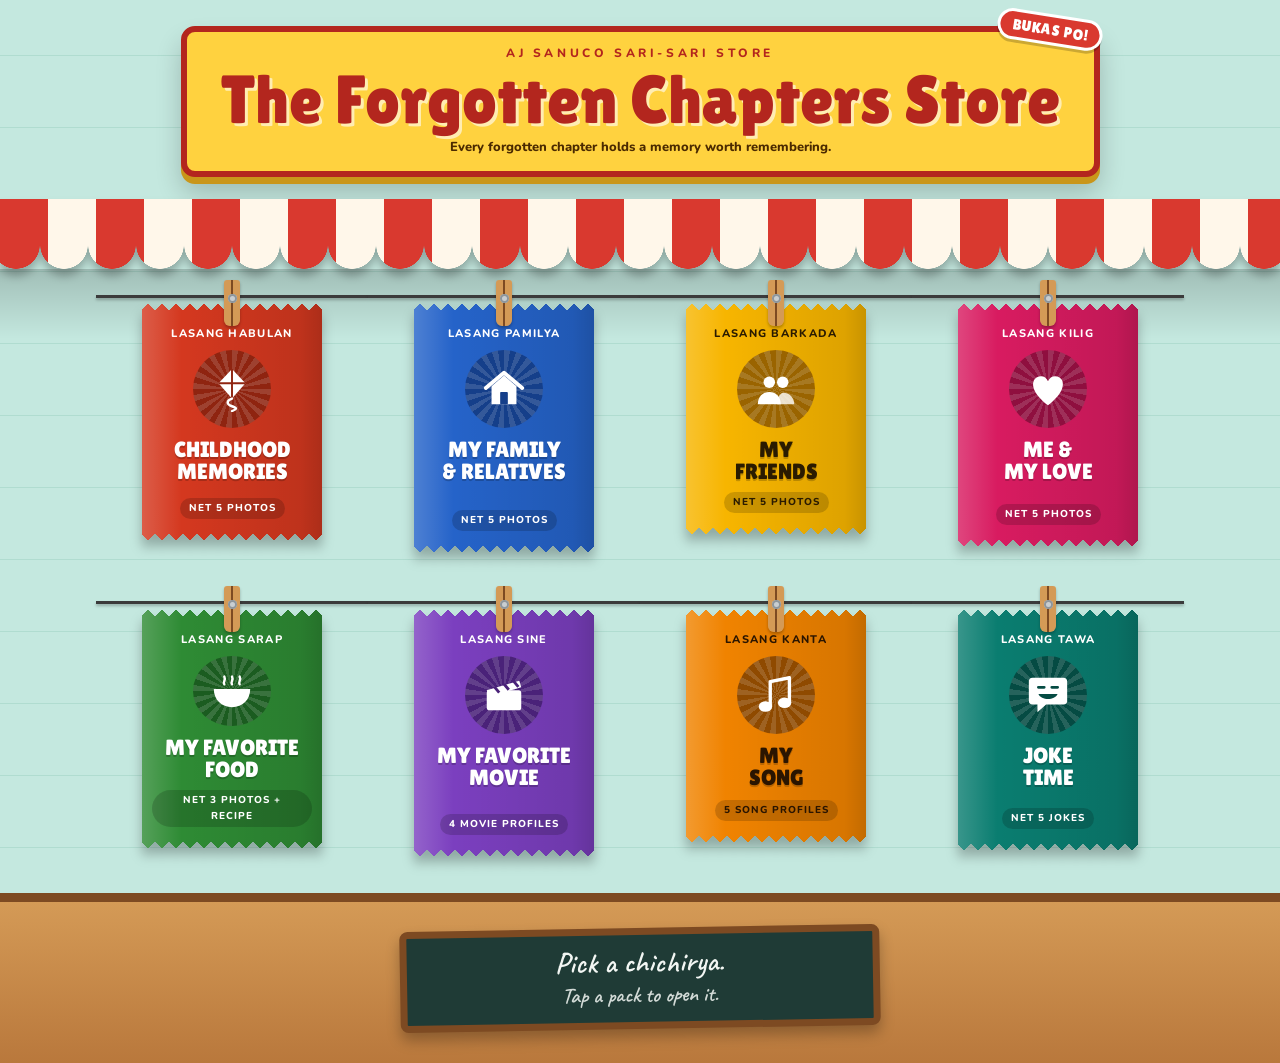
<file: index.html>
<!doctype html>
<html lang="en">
<head>
<meta charset="utf-8">
<meta name="viewport" content="width=device-width, initial-scale=1">
<title>Sari-Sari Memories | Tindahan ng mga Alaala</title>
<link rel="preconnect" href="https://fonts.googleapis.com">
<link rel="stylesheet" href="https://fonts.googleapis.com/css2?family=Caveat:wght@600&family=Lilita+One&family=Nunito:wght@400;600;800&display=swap">
<link rel="stylesheet" href="style.css">
<script>try{if(sessionStorage.getItem('mm'))document.documentElement.classList.add('arriving')}catch(e){}</script>
</head>
<body class="store">

<header class="signwrap wrap">
  <div class="sign">
    <span class="bukas">BUKAS PO!</span>
    <small>AJ SANUCO Sari-Sari Store</small>
    <h1>The Forgotten Chapters Store</h1>
    <p>Every forgotten chapter holds a memory worth remembering.</p>
  </div>
</header>

<div class="awning-wrap"><div class="awning"></div></div>

<main class="shelf">
  <div class="wrap">
    <div class="rack">
      <div class="cell"><div class="hang" style="--amp:1.8deg;--dur:5.4s;--d:-0.0s"><i class="clip"></i>
        <a class="pack" href="childhood_memories.html" data-go="childhood" aria-label="Open Childhood Memories" style="--c:#d4381f;--cd:#8f2410;--t:#ffffff;--h:238px">
          <span class="pack-body"><span class="p-flavor">Lasang Habulan</span><span class="p-burst" data-icon="kite"></span><span class="p-title">Childhood<br>Memories</span><span class="p-net">Net 5 photos</span></span>
        </a></div></div>
      <div class="cell"><div class="hang" style="--amp:1.3deg;--dur:4.9s;--d:-0.9s"><i class="clip"></i>
        <a class="pack" href="family_relatives.html" data-go="family" aria-label="Open My Family &amp; Relatives" style="--c:#2563c9;--cd:#153f8a;--t:#ffffff;--h:250px">
          <span class="pack-body"><span class="p-flavor">Lasang Pamilya</span><span class="p-burst" data-icon="house"></span><span class="p-title">My Family<br>&amp; Relatives</span><span class="p-net">Net 5 photos</span></span>
        </a></div></div>
      <div class="cell"><div class="hang" style="--amp:2.1deg;--dur:6.6s;--d:-1.8s"><i class="clip"></i>
        <a class="pack" href="my_friends.html" data-go="friends" aria-label="Open My Friends" style="--c:#f7b500;--cd:#9a6400;--t:#2a1b00;--h:232px">
          <span class="pack-body"><span class="p-flavor">Lasang Barkada</span><span class="p-burst" data-icon="friends"></span><span class="p-title">My<br>Friends</span><span class="p-net">Net 5 photos</span></span>
        </a></div></div>
      <div class="cell"><div class="hang" style="--amp:1.5deg;--dur:6.3s;--d:-2.7s"><i class="clip"></i>
        <a class="pack" href="me_and_my_love.html" data-go="love" aria-label="Open Me &amp; My Love" style="--c:#d81b60;--cd:#8f0f3f;--t:#ffffff;--h:244px">
          <span class="pack-body"><span class="p-flavor">Lasang Kilig</span><span class="p-burst" data-icon="heart"></span><span class="p-title">Me &amp;<br>My Love</span><span class="p-net">Net 5 photos</span></span>
        </a></div></div>
      <div class="cell"><div class="hang" style="--amp:1.9deg;--dur:5.8s;--d:-3.6s"><i class="clip"></i>
        <a class="pack" href="my_favorite_food.html" data-go="food" aria-label="Open My Favorite Food" style="--c:#2e8b34;--cd:#1b5c20;--t:#ffffff;--h:240px">
          <span class="pack-body"><span class="p-flavor">Lasang Sarap</span><span class="p-burst" data-icon="bowl"></span><span class="p-title">My Favorite<br>Food</span><span class="p-net">Net 3 photos + recipe</span></span>
        </a></div></div>
      <div class="cell"><div class="hang" style="--amp:1.8deg;--dur:5.4s;--d:-4.5s"><i class="clip"></i>
        <a class="pack" href="my_favorite_movie.html" data-go="movie" aria-label="Open My Favorite Movie" style="--c:#7b3fbf;--cd:#4a2279;--t:#ffffff;--h:248px">
          <span class="pack-body"><span class="p-flavor">Lasang Sine</span><span class="p-burst" data-icon="clap"></span><span class="p-title">My Favorite<br>Movie</span><span class="p-net">4 movie profiles</span></span>
        </a></div></div>
      <div class="cell"><div class="hang" style="--amp:1.3deg;--dur:4.9s;--d:-5.4s"><i class="clip"></i>
        <a class="pack" href="my_song.html" data-go="song" aria-label="Open My Song" style="--c:#f08300;--cd:#8f4a00;--t:#2a1500;--h:234px">
          <span class="pack-body"><span class="p-flavor">Lasang Kanta</span><span class="p-burst" data-icon="note"></span><span class="p-title">My<br>Song</span><span class="p-net">5 song profiles</span></span>
        </a></div></div>
      <div class="cell"><div class="hang" style="--amp:2.1deg;--dur:6.6s;--d:-6.3s"><i class="clip"></i>
        <a class="pack" href="joke_time.html" data-go="jokes" aria-label="Open Joke Time" style="--c:#0a7d70;--cd:#054b43;--t:#ffffff;--h:242px">
          <span class="pack-body"><span class="p-flavor">Lasang Tawa</span><span class="p-burst" data-icon="laugh"></span><span class="p-title">Joke<br>Time</span><span class="p-net">Net 5 jokes</span></span>
        </a></div></div>
    </div>
  </div>
</main>

<footer class="counter">
  <div class="wrap">
    <div class="chalk"><b>Pick a chichirya.</b><span>Tap a pack to open it.</span></div>
  </div>
</footer>

<script src="script.js"></script>
</body>
</html>
</file>
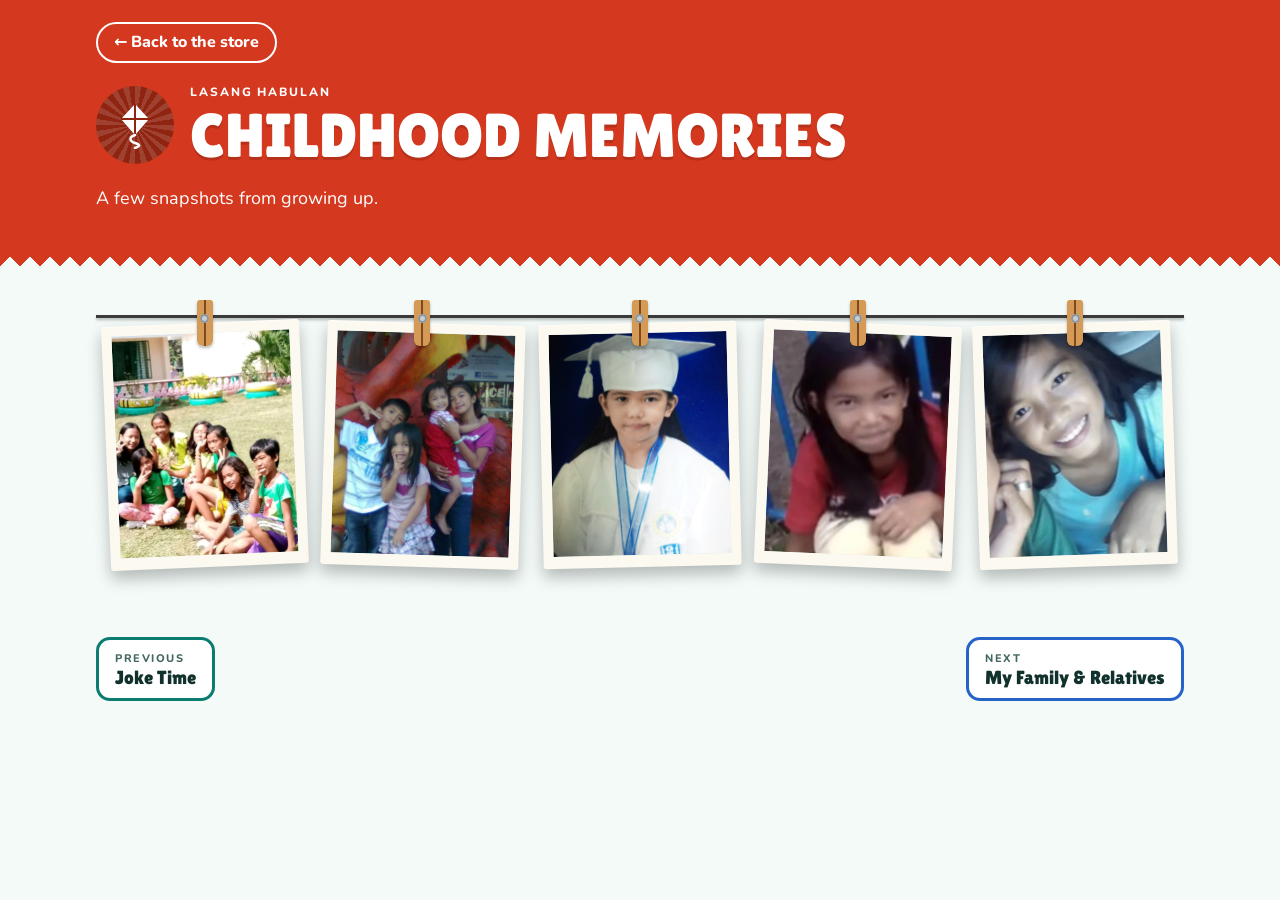
<file: childhood_memories.html>
<!doctype html>
<html lang="en">
<head>
<meta charset="utf-8">
<meta name="viewport" content="width=device-width, initial-scale=1">
<title>Childhood Memories | Tindahan ng mga Alaala</title>
<link rel="preconnect" href="https://fonts.googleapis.com">
<link rel="stylesheet" href="https://fonts.googleapis.com/css2?family=Caveat:wght@600&family=Lilita+One&family=Nunito:wght@400;600;800&display=swap">
<link rel="stylesheet" href="style.css">
<script>try{if(sessionStorage.getItem('mm'))document.documentElement.classList.add('arriving')}catch(e){}</script>
</head>
<body class="memory" style="--c:#d4381f;--cd:#8f2410;--t:#ffffff">

<header class="pg-head">
  <div class="wrap">
    <a class="back" href="index.html" data-back="childhood">&larr; Back to the store</a>
    <div class="pg-titlerow">
      <span class="pg-icon" data-icon="kite"></span>
      <div>
        <p class="flavor">Lasang Habulan</p>
        <h1>Childhood Memories</h1>
      </div>
    </div>
    <p class="intro"><!-- EDIT: your own introduction --> A few snapshots from growing up.</p>
  </div>
</header>

<main class="pg-body">
  <div class="wrap">
    <div class="rack photos ">
      <div class="cell"><div class="hang" style="--amp:1.8deg;--dur:5.4s;--d:-0.0s"><i class="clip"></i>
        <figure class="polaroid" style="--rot:-2.4deg">
          <div class="frame"><img src="childhood_pics/child1.jpg" alt="Childhood photo 1" loading="lazy"><div class="miss"><span>No photo yet</span><small>childhood_pics/child1.jpg</small></div></div>
          <figcaption></figcaption>
        </figure></div></div>
      <div class="cell"><div class="hang" style="--amp:1.3deg;--dur:6.3s;--d:-1.1s"><i class="clip"></i>
        <figure class="polaroid" style="--rot:1.8deg">
          <div class="frame"><img src="childhood_pics/child2.jpg" alt="Childhood photo 2" loading="lazy"><div class="miss"><span>No photo yet</span><small>childhood_pics/child2.jpg</small></div></div>
          <figcaption></figcaption>
        </figure></div></div>
      <div class="cell"><div class="hang" style="--amp:2.1deg;--dur:4.9s;--d:-2.2s"><i class="clip"></i>
        <figure class="polaroid" style="--rot:-1.3deg">
          <div class="frame"><img src="childhood_pics/child3.jpg" alt="Childhood photo 3" loading="lazy"><div class="miss"><span>No photo yet</span><small>childhood_pics/child3.jpg</small></div></div>
          <figcaption></figcaption>
        </figure></div></div>
      <div class="cell"><div class="hang" style="--amp:1.5deg;--dur:5.8s;--d:-3.3s"><i class="clip"></i>
        <figure class="polaroid" style="--rot:2.5deg">
          <div class="frame"><img src="childhood_pics/child4.jpg" alt="Childhood photo 4" loading="lazy"><div class="miss"><span>No photo yet</span><small>childhood_pics/child4.jpg</small></div></div>
          <figcaption></figcaption>
        </figure></div></div>
      <div class="cell"><div class="hang" style="--amp:1.9deg;--dur:6.6s;--d:-4.4s"><i class="clip"></i>
        <figure class="polaroid" style="--rot:-1.9deg">
          <div class="frame"><img src="childhood_pics/child5.jpg" alt="Childhood photo 5" loading="lazy"><div class="miss"><span>No photo yet</span><small>childhood_pics/child5.jpg</small></div></div>
          <figcaption></figcaption>
        </figure></div></div>
    </div>
  </div>
</main>

<nav class="pg-nav wrap" aria-label="More memories">
  <a class="nx" href="joke_time.html" data-go="jokes" style="--c:#0a7d70;--t:#ffffff"><small>Previous</small><span>Joke Time</span></a>
  <a class="nx" href="family_relatives.html" data-go="family" style="--c:#2563c9;--t:#ffffff"><small>Next</small><span>My Family &amp; Relatives</span></a>
</nav>

<script src="script.js"></script>
</body>
</html>
</file>
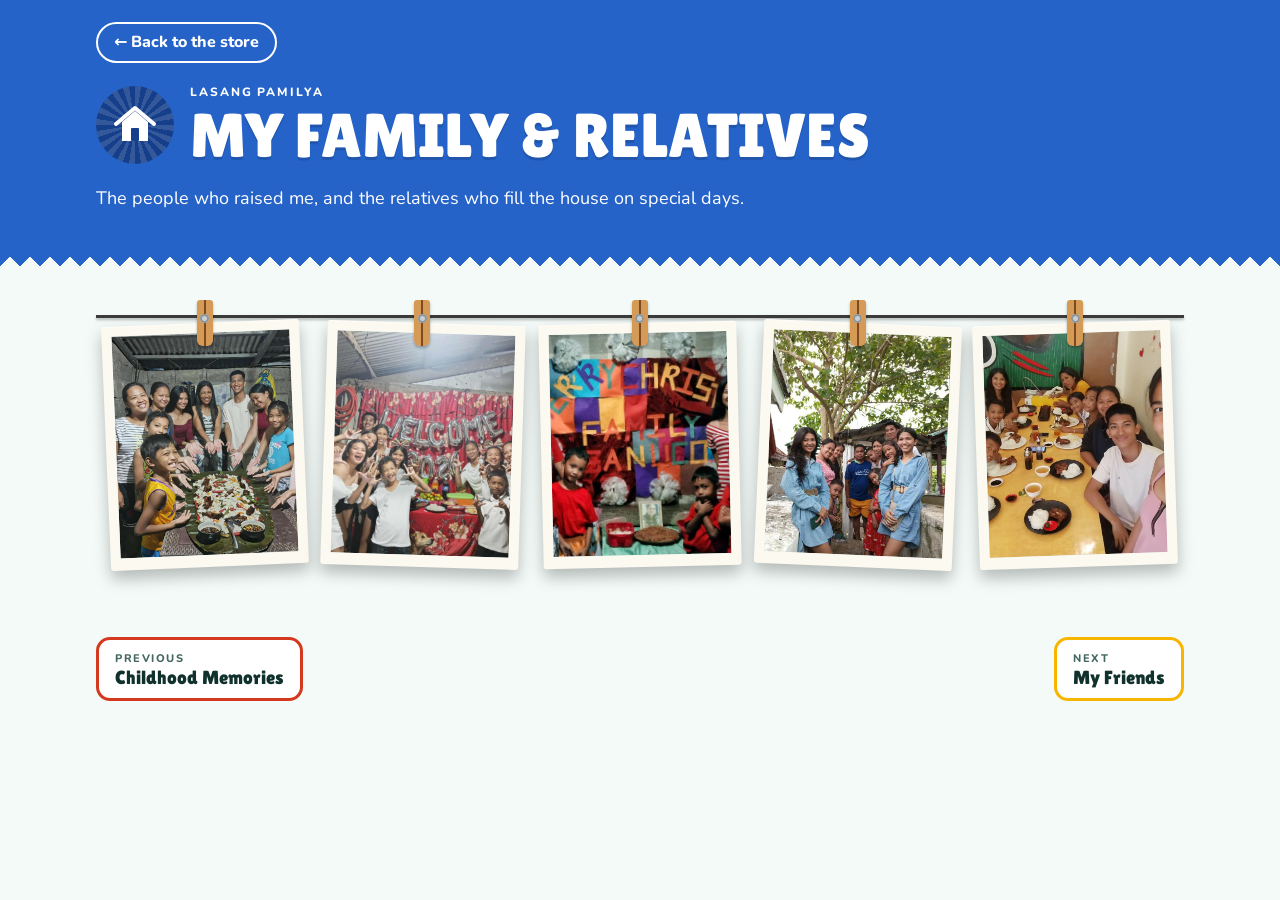
<file: family_relatives.html>
<!doctype html>
<html lang="en">
<head>
<meta charset="utf-8">
<meta name="viewport" content="width=device-width, initial-scale=1">
<title>My Family &amp; Relatives | Tindahan ng mga Alaala</title>
<link rel="preconnect" href="https://fonts.googleapis.com">
<link rel="stylesheet" href="https://fonts.googleapis.com/css2?family=Caveat:wght@600&family=Lilita+One&family=Nunito:wght@400;600;800&display=swap">
<link rel="stylesheet" href="style.css">
<script>try{if(sessionStorage.getItem('mm'))document.documentElement.classList.add('arriving')}catch(e){}</script>
</head>
<body class="memory" style="--c:#2563c9;--cd:#153f8a;--t:#ffffff">

<header class="pg-head">
  <div class="wrap">
    <a class="back" href="index.html" data-back="family">&larr; Back to the store</a>
    <div class="pg-titlerow">
      <span class="pg-icon" data-icon="house"></span>
      <div>
        <p class="flavor">Lasang Pamilya</p>
        <h1>My Family &amp; Relatives</h1>
      </div>
    </div>
    <p class="intro"><!-- EDIT: your own introduction --> The people who raised me, and the relatives who fill the house on special days.</p>
  </div>
</header>

<main class="pg-body">
  <div class="wrap">
    <div class="rack photos ">
      <div class="cell"><div class="hang" style="--amp:1.8deg;--dur:5.4s;--d:-0.0s"><i class="clip"></i>
        <figure class="polaroid" style="--rot:-2.4deg">
          <div class="frame"><img src="My%20Family%20%26%20Relatives/fam1.jpg" alt="Family photo 1" loading="lazy"><div class="miss"><span>No photo yet</span><small>My Family &amp; Relatives/fam1.jpg</small></div></div>
          <figcaption></figcaption>
        </figure></div></div>
      <div class="cell"><div class="hang" style="--amp:1.3deg;--dur:6.3s;--d:-1.1s"><i class="clip"></i>
        <figure class="polaroid" style="--rot:1.8deg">
          <div class="frame"><img src="My%20Family%20%26%20Relatives/fam2.jpg" alt="Family photo 2" loading="lazy"><div class="miss"><span>No photo yet</span><small>My Family &amp; Relatives/fam2.jpg</small></div></div>
          <figcaption></figcaption>
        </figure></div></div>
      <div class="cell"><div class="hang" style="--amp:2.1deg;--dur:4.9s;--d:-2.2s"><i class="clip"></i>
        <figure class="polaroid" style="--rot:-1.3deg">
          <div class="frame"><img src="My%20Family%20%26%20Relatives/fam3.jpg" alt="Family photo 3" loading="lazy"><div class="miss"><span>No photo yet</span><small>My Family &amp; Relatives/fam3.jpg</small></div></div>
          <figcaption></figcaption>
        </figure></div></div>
      <div class="cell"><div class="hang" style="--amp:1.5deg;--dur:5.8s;--d:-3.3s"><i class="clip"></i>
        <figure class="polaroid" style="--rot:2.5deg">
          <div class="frame"><img src="My%20Family%20%26%20Relatives/fam4.jpg" alt="Family photo 4" loading="lazy"><div class="miss"><span>No photo yet</span><small>My Family &amp; Relatives/fam4.jpg</small></div></div>
          <figcaption></figcaption>
        </figure></div></div>
      <div class="cell"><div class="hang" style="--amp:1.9deg;--dur:6.6s;--d:-4.4s"><i class="clip"></i>
        <figure class="polaroid" style="--rot:-1.9deg">
          <div class="frame"><img src="My%20Family%20%26%20Relatives/fam5.jpg" alt="Family photo 5" loading="lazy"><div class="miss"><span>No photo yet</span><small>My Family &amp; Relatives/fam5.jpg</small></div></div>
          <figcaption></figcaption>
        </figure></div></div>
    </div>
  </div>
</main>

<nav class="pg-nav wrap" aria-label="More memories">
  <a class="nx" href="childhood_memories.html" data-go="childhood" style="--c:#d4381f;--t:#ffffff"><small>Previous</small><span>Childhood Memories</span></a>
  <a class="nx" href="my_friends.html" data-go="friends" style="--c:#f7b500;--t:#2a1b00"><small>Next</small><span>My Friends</span></a>
</nav>

<script src="script.js"></script>
</body>
</html>
</file>
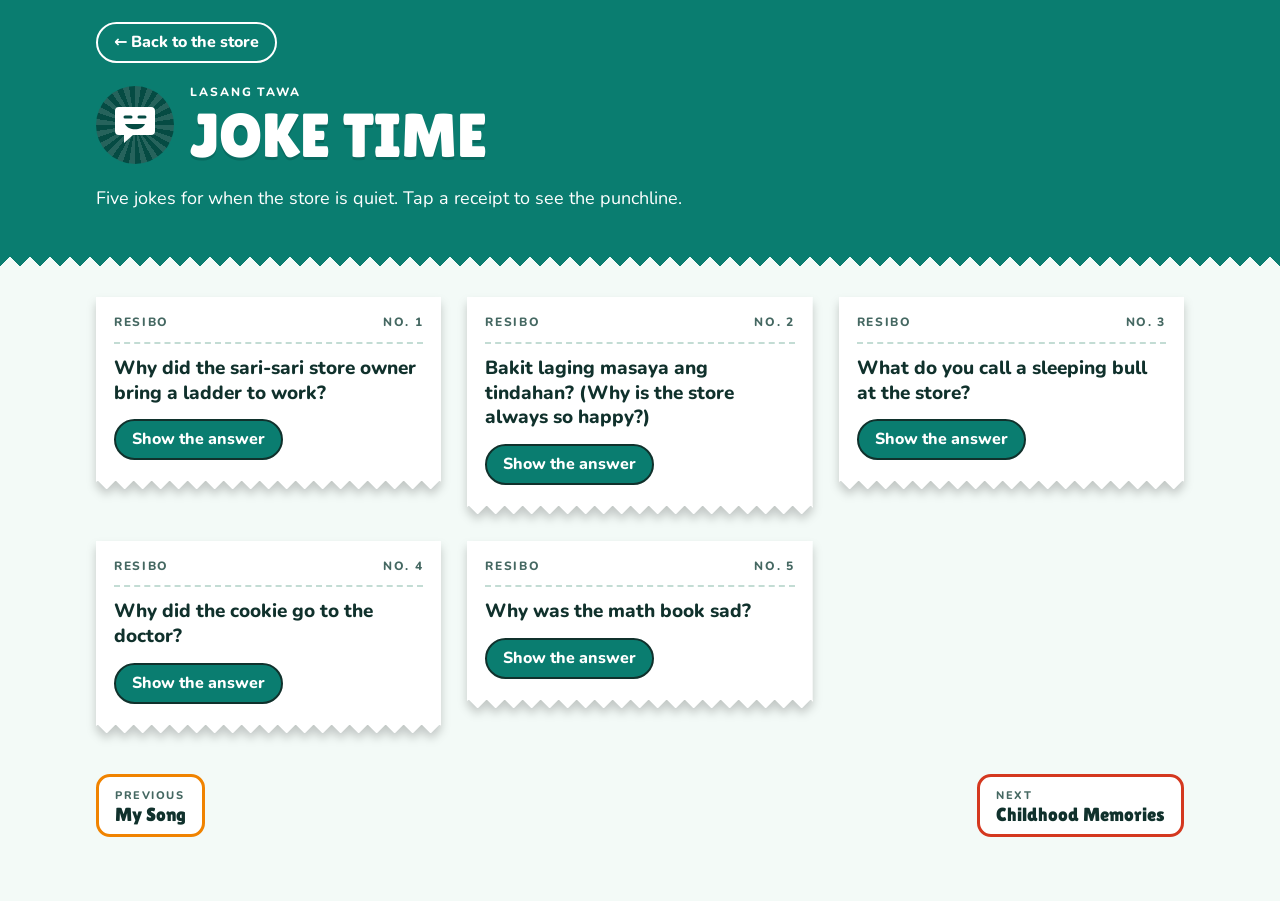
<file: joke_time.html>
<!doctype html>
<html lang="en">
<head>
<meta charset="utf-8">
<meta name="viewport" content="width=device-width, initial-scale=1">
<title>Joke Time | Tindahan ng mga Alaala</title>
<link rel="preconnect" href="https://fonts.googleapis.com">
<link rel="stylesheet" href="https://fonts.googleapis.com/css2?family=Caveat:wght@600&family=Lilita+One&family=Nunito:wght@400;600;800&display=swap">
<link rel="stylesheet" href="style.css">
<script>try{if(sessionStorage.getItem('mm'))document.documentElement.classList.add('arriving')}catch(e){}</script>
</head>
<body class="memory" style="--c:#0a7d70;--cd:#054b43;--t:#ffffff">

<header class="pg-head">
  <div class="wrap">
    <a class="back" href="index.html" data-back="jokes">&larr; Back to the store</a>
    <div class="pg-titlerow">
      <span class="pg-icon" data-icon="laugh"></span>
      <div>
        <p class="flavor">Lasang Tawa</p>
        <h1>Joke Time</h1>
      </div>
    </div>
    <p class="intro"><!-- EDIT: your own introduction --> Five jokes for when the store is quiet. Tap a receipt to see the punchline.</p>
  </div>
</header>

<main class="pg-body">
  <div class="wrap">
    <!-- EDIT: replace these with the jokes from your joke.md.txt -->
    <div class="jokes">
      <div class="receipt-wrap"><article class="joke receipt">
        <div class="rc-head"><span>Resibo</span><span>No. 1</span></div>
        <p class="q">Why did the sari-sari store owner bring a ladder to work?</p>
        <button type="button" class="reveal" data-reveal>Show the answer</button>
        <p class="ans">Because the prices were too high!</p>
      </article></div>
      <div class="receipt-wrap"><article class="joke receipt">
        <div class="rc-head"><span>Resibo</span><span>No. 2</span></div>
        <p class="q">Bakit laging masaya ang tindahan? (Why is the store always so happy?)</p>
        <button type="button" class="reveal" data-reveal>Show the answer</button>
        <p class="ans">Kasi lahat ng problema, tingi-tingi lang! (Every problem comes in small sachets.)</p>
      </article></div>
      <div class="receipt-wrap"><article class="joke receipt">
        <div class="rc-head"><span>Resibo</span><span>No. 3</span></div>
        <p class="q">What do you call a sleeping bull at the store?</p>
        <button type="button" class="reveal" data-reveal>Show the answer</button>
        <p class="ans">A bulldozer!</p>
      </article></div>
      <div class="receipt-wrap"><article class="joke receipt">
        <div class="rc-head"><span>Resibo</span><span>No. 4</span></div>
        <p class="q">Why did the cookie go to the doctor?</p>
        <button type="button" class="reveal" data-reveal>Show the answer</button>
        <p class="ans">It was feeling crumby.</p>
      </article></div>
      <div class="receipt-wrap"><article class="joke receipt">
        <div class="rc-head"><span>Resibo</span><span>No. 5</span></div>
        <p class="q">Why was the math book sad?</p>
        <button type="button" class="reveal" data-reveal>Show the answer</button>
        <p class="ans">It had too many problems.</p>
      </article></div>
    </div>
  </div>
</main>

<nav class="pg-nav wrap" aria-label="More memories">
  <a class="nx" href="my_song.html" data-go="song" style="--c:#f08300;--t:#2a1500"><small>Previous</small><span>My Song</span></a>
  <a class="nx" href="childhood_memories.html" data-go="childhood" style="--c:#d4381f;--t:#ffffff"><small>Next</small><span>Childhood Memories</span></a>
</nav>

<script src="script.js"></script>
</body>
</html>
</file>
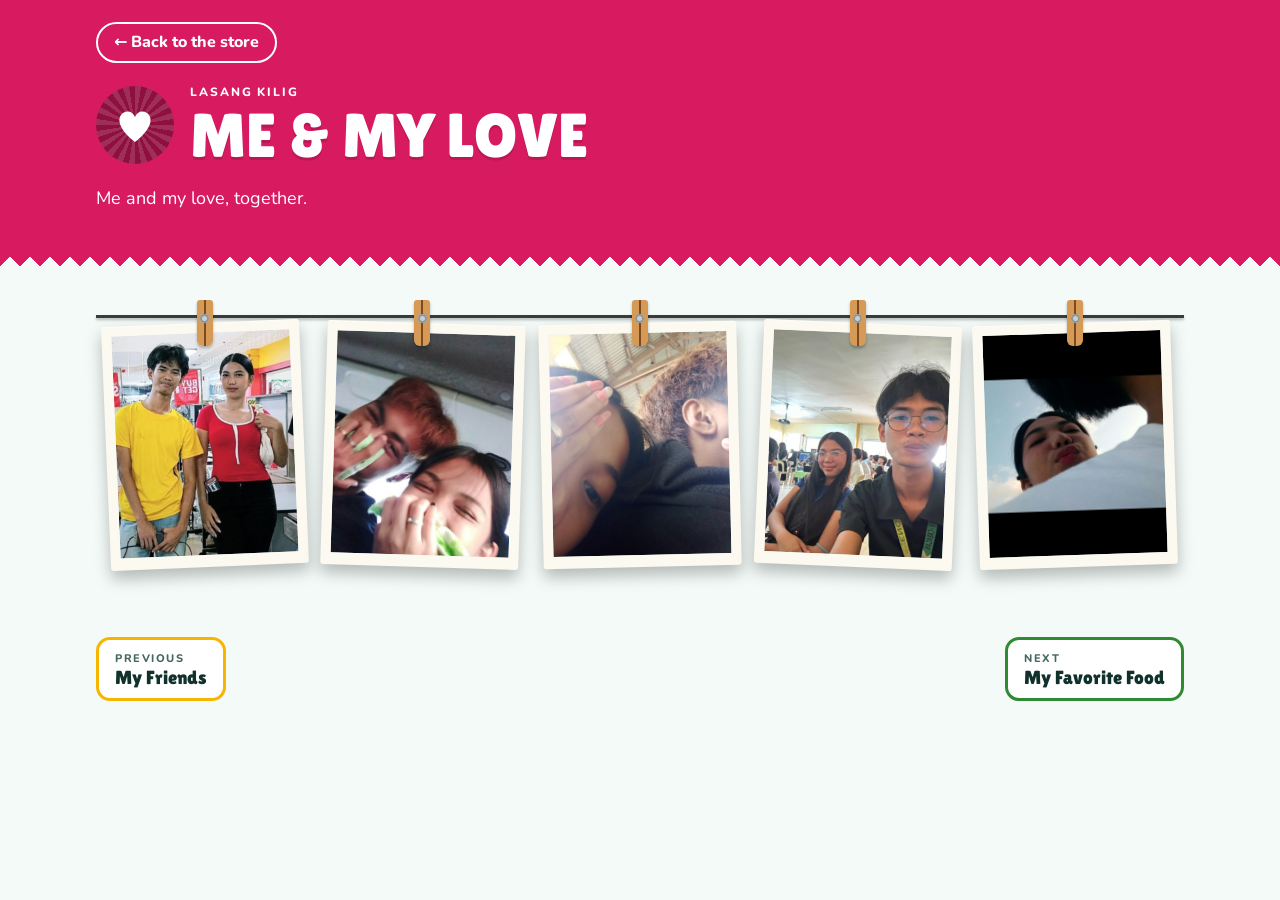
<file: me_and_my_love.html>
<!doctype html>
<html lang="en">
<head>
<meta charset="utf-8">
<meta name="viewport" content="width=device-width, initial-scale=1">
<title>Me &amp; My Love | Tindahan ng mga Alaala</title>
<link rel="preconnect" href="https://fonts.googleapis.com">
<link rel="stylesheet" href="https://fonts.googleapis.com/css2?family=Caveat:wght@600&family=Lilita+One&family=Nunito:wght@400;600;800&display=swap">
<link rel="stylesheet" href="style.css">
<script>try{if(sessionStorage.getItem('mm'))document.documentElement.classList.add('arriving')}catch(e){}</script>
</head>
<body class="memory" style="--c:#d81b60;--cd:#8f0f3f;--t:#ffffff">

<header class="pg-head">
  <div class="wrap">
    <a class="back" href="index.html" data-back="love">&larr; Back to the store</a>
    <div class="pg-titlerow">
      <span class="pg-icon" data-icon="heart"></span>
      <div>
        <p class="flavor">Lasang Kilig</p>
        <h1>Me &amp; My Love</h1>
      </div>
    </div>
    <p class="intro"><!-- EDIT: your own introduction --> Me and my love, together.</p>
  </div>
</header>

<main class="pg-body">
  <div class="wrap">
    <div class="rack photos ">
      <div class="cell"><div class="hang" style="--amp:1.8deg;--dur:5.4s;--d:-0.0s"><i class="clip"></i>
        <figure class="polaroid" style="--rot:-2.4deg">
          <div class="frame"><img src="Me%20%26%20My%20Love/mylove1.jpg" alt="Photo of me and my love 1" loading="lazy"><div class="miss"><span>No photo yet</span><small>Me &amp; My Love/mylove1.jpg</small></div></div>
          <figcaption></figcaption>
        </figure></div></div>
      <div class="cell"><div class="hang" style="--amp:1.3deg;--dur:6.3s;--d:-1.1s"><i class="clip"></i>
        <figure class="polaroid" style="--rot:1.8deg">
          <div class="frame"><img src="Me%20%26%20My%20Love/mylove2.jpg" alt="Photo of me and my love 2" loading="lazy"><div class="miss"><span>No photo yet</span><small>Me &amp; My Love/mylove2.jpg</small></div></div>
          <figcaption></figcaption>
        </figure></div></div>
      <div class="cell"><div class="hang" style="--amp:2.1deg;--dur:4.9s;--d:-2.2s"><i class="clip"></i>
        <figure class="polaroid" style="--rot:-1.3deg">
          <div class="frame"><img src="Me%20%26%20My%20Love/mylove3.jpg" alt="Photo of me and my love 3" loading="lazy"><div class="miss"><span>No photo yet</span><small>Me &amp; My Love/mylove3.jpg</small></div></div>
          <figcaption></figcaption>
        </figure></div></div>
      <div class="cell"><div class="hang" style="--amp:1.5deg;--dur:5.8s;--d:-3.3s"><i class="clip"></i>
        <figure class="polaroid" style="--rot:2.5deg">
          <div class="frame"><img src="Me%20%26%20My%20Love/mylove4.jpg" alt="Photo of me and my love 4" loading="lazy"><div class="miss"><span>No photo yet</span><small>Me &amp; My Love/mylove4.jpg</small></div></div>
          <figcaption></figcaption>
        </figure></div></div>
      <div class="cell"><div class="hang" style="--amp:1.9deg;--dur:6.6s;--d:-4.4s"><i class="clip"></i>
        <figure class="polaroid" style="--rot:-1.9deg">
          <div class="frame"><img src="Me%20%26%20My%20Love/mylove5.jpg" alt="Photo of me and my love 5" loading="lazy"><div class="miss"><span>No photo yet</span><small>Me &amp; My Love/mylove5.jpg</small></div></div>
          <figcaption></figcaption>
        </figure></div></div>
    </div>
  </div>
</main>

<nav class="pg-nav wrap" aria-label="More memories">
  <a class="nx" href="my_friends.html" data-go="friends" style="--c:#f7b500;--t:#2a1b00"><small>Previous</small><span>My Friends</span></a>
  <a class="nx" href="my_favorite_food.html" data-go="food" style="--c:#2e8b34;--t:#ffffff"><small>Next</small><span>My Favorite Food</span></a>
</nav>

<script src="script.js"></script>
</body>
</html>
</file>
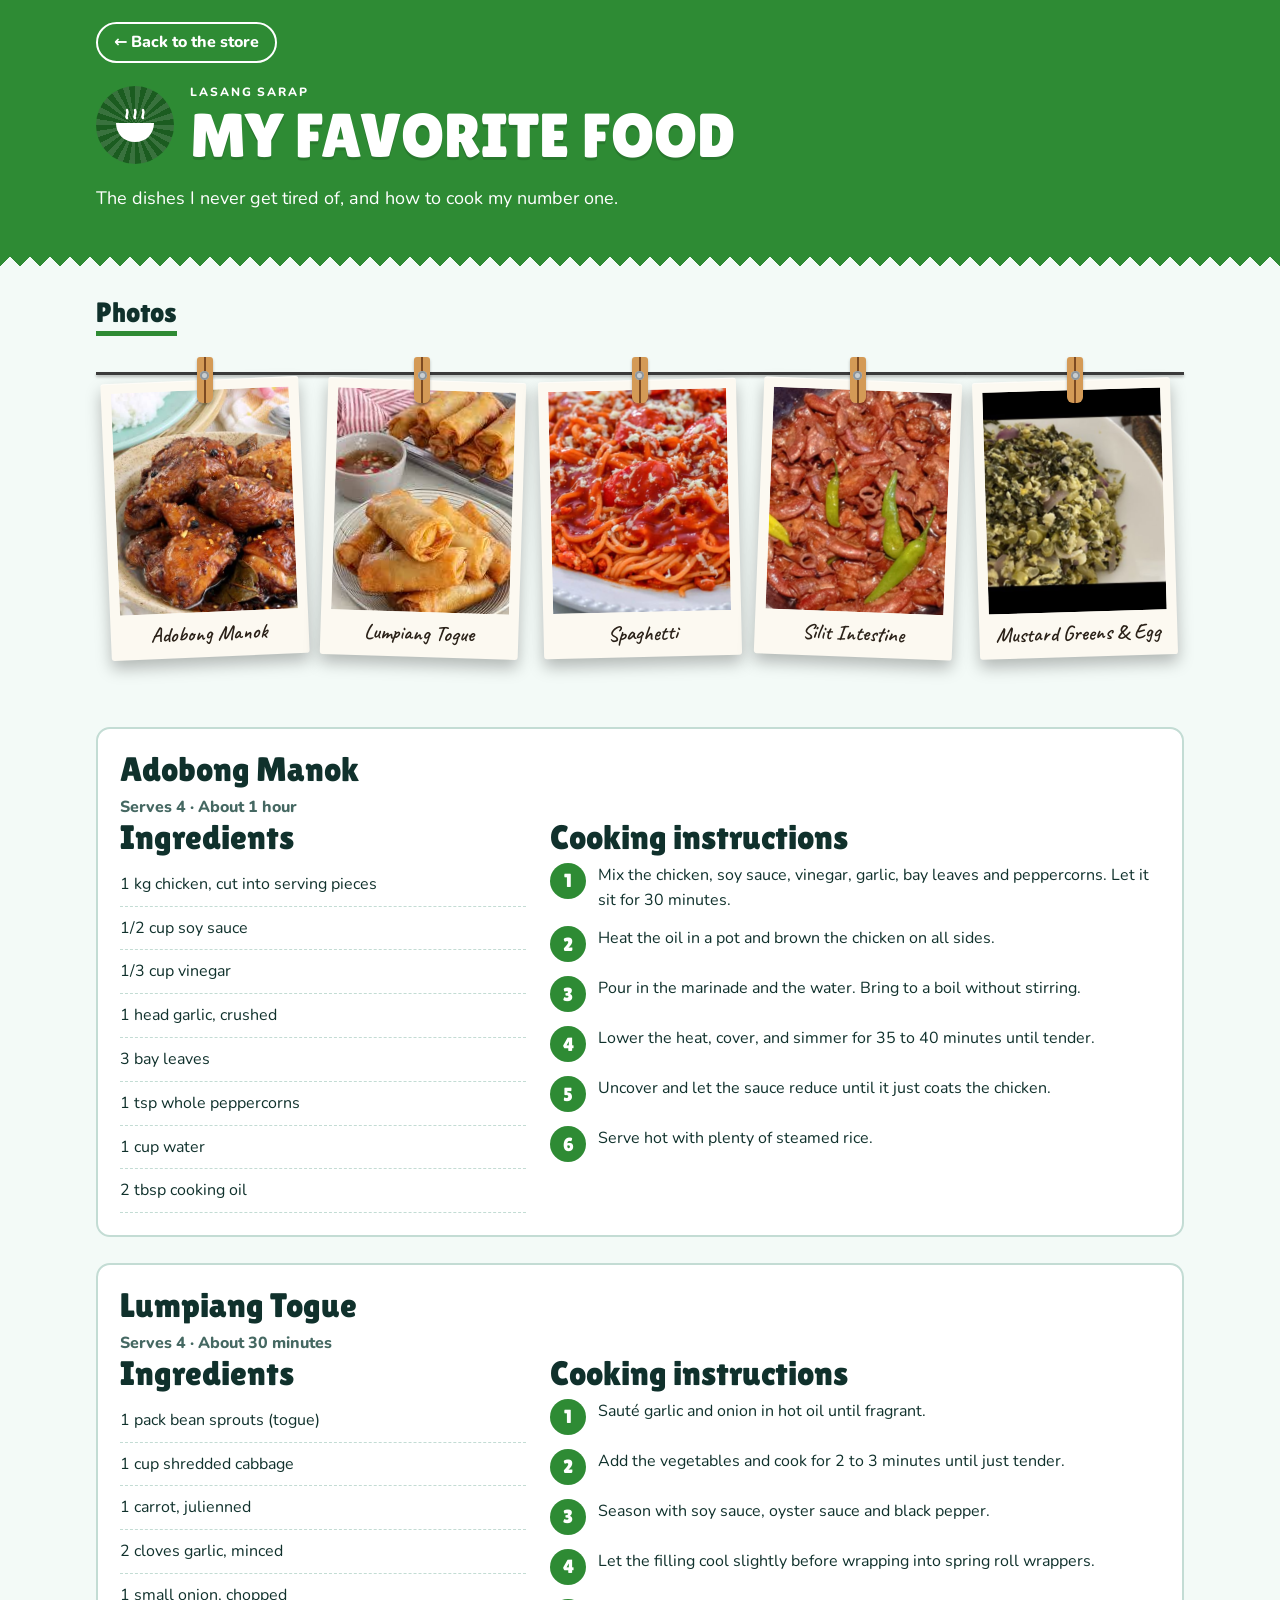
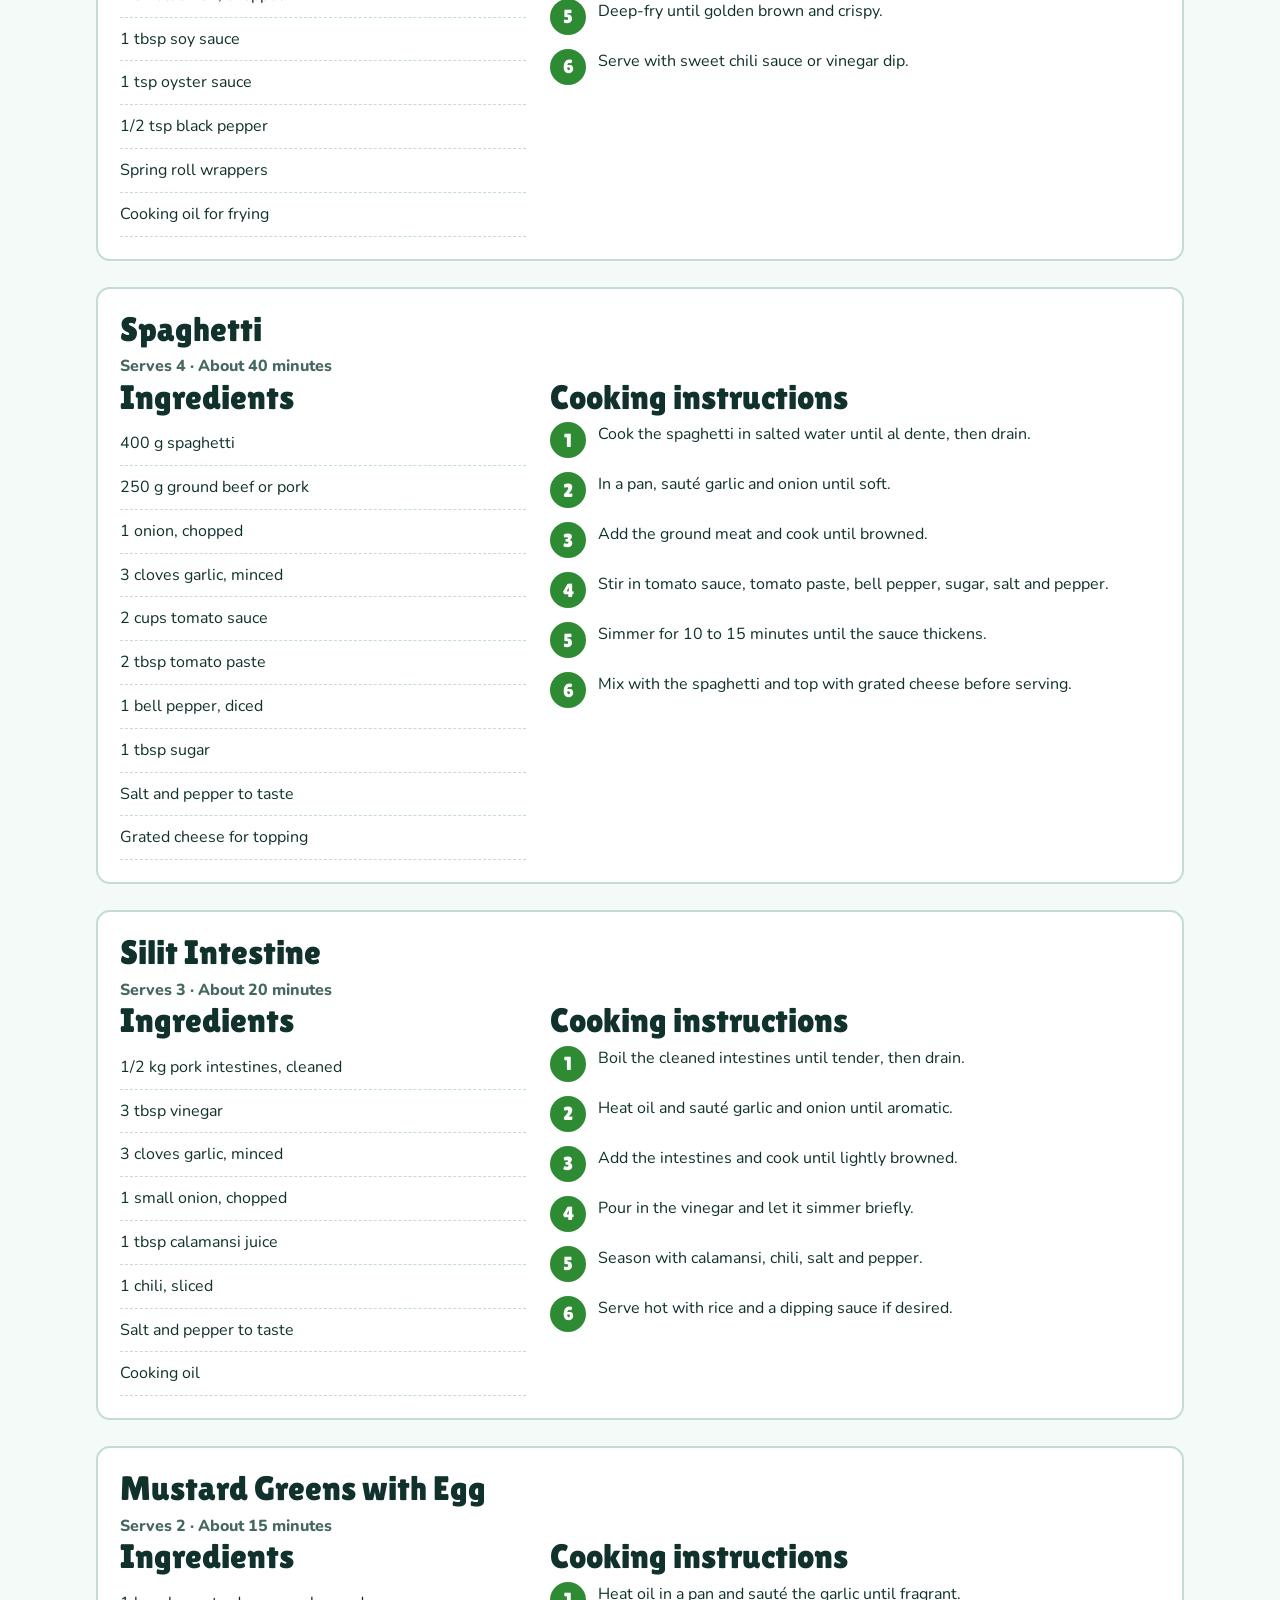
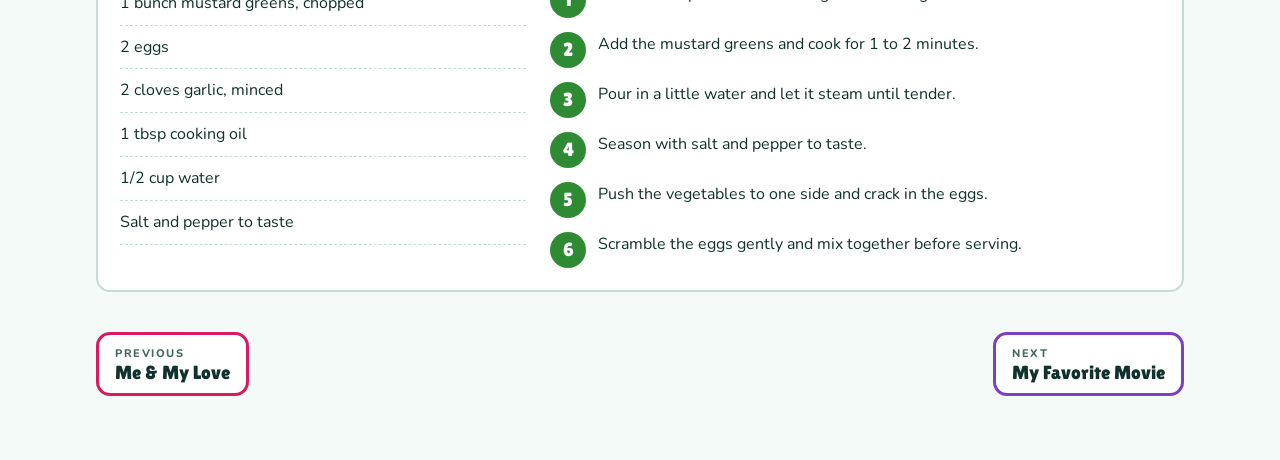
<file: my_favorite_food.html>
<!doctype html>
<html lang="en">
<head>
<meta charset="utf-8">
<meta name="viewport" content="width=device-width, initial-scale=1">
<title>My Favorite Food | Tindahan ng mga Alaala</title>
<link rel="preconnect" href="https://fonts.googleapis.com">
<link rel="stylesheet" href="https://fonts.googleapis.com/css2?family=Caveat:wght@600&family=Lilita+One&family=Nunito:wght@400;600;800&display=swap">
<link rel="stylesheet" href="style.css">
<script>try{if(sessionStorage.getItem('mm'))document.documentElement.classList.add('arriving')}catch(e){}</script>
</head>
<body class="memory" style="--c:#2e8b34;--cd:#1b5c20;--t:#ffffff">

<header class="pg-head">
  <div class="wrap">
    <a class="back" href="index.html" data-back="food">&larr; Back to the store</a>
    <div class="pg-titlerow">
      <span class="pg-icon" data-icon="bowl"></span>
      <div>
        <p class="flavor">Lasang Sarap</p>
        <h1>My Favorite Food</h1>
      </div>
    </div>
    <p class="intro"><!-- EDIT: your own introduction --> The dishes I never get tired of, and how to cook my number one.</p>
  </div>
</header>

<main class="pg-body">
  <div class="wrap">
    <section>
      <h2>Photos</h2>
    <div class="rack photos">
      <div class="cell"><div class="hang" style="--amp:1.8deg;--dur:5.4s;--d:-0.0s"><i class="clip"></i>
        <figure class="polaroid" style="--rot:-2.4deg">
          <div class="frame"><img src="My%20favorite%20Food/ADOBONG_MANOK.jpg" alt="Adobong manok" loading="lazy"><div class="miss"><span>No photo yet</span><small>My favorite Food/ADOBONG_MANOK.jpg</small></div></div>
          <figcaption>Adobong Manok</figcaption>
        </figure></div></div>
      <div class="cell"><div class="hang" style="--amp:1.3deg;--dur:6.3s;--d:-1.1s"><i class="clip"></i>
        <figure class="polaroid" style="--rot:1.8deg">
          <div class="frame"><img src="My%20favorite%20Food/lumpiang.togue.jpg" alt="Lumpiang togue" loading="lazy"><div class="miss"><span>No photo yet</span><small>My favorite Food/lumpiang.togue.jpg</small></div></div>
          <figcaption>Lumpiang Togue</figcaption>
        </figure></div></div>
      <div class="cell"><div class="hang" style="--amp:2.1deg;--dur:4.9s;--d:-2.2s"><i class="clip"></i>
        <figure class="polaroid" style="--rot:-1.3deg">
          <div class="frame"><img src="My%20favorite%20Food/spag.jpg" alt="Spaghetti" loading="lazy"><div class="miss"><span>No photo yet</span><small>My favorite Food/spag.jpg</small></div></div>
          <figcaption>Spaghetti</figcaption>
        </figure></div></div>
      <div class="cell"><div class="hang" style="--amp:1.6deg;--dur:5.8s;--d:-1.8s"><i class="clip"></i>
        <figure class="polaroid" style="--rot:2.2deg">
          <div class="frame"><img src="My%20favorite%20Food/silit_intestine.jpg" alt="Silit intestine" loading="lazy"><div class="miss"><span>No photo yet</span><small>My favorite Food/silit_intestine.jpg</small></div></div>
          <figcaption>Silit Intestine</figcaption>
        </figure></div></div>
      <div class="cell"><div class="hang" style="--amp:1.9deg;--dur:6.1s;--d:-2.7s"><i class="clip"></i>
        <figure class="polaroid" style="--rot:-1.7deg">
          <div class="frame"><img src="My%20favorite%20Food/stir_mustard_greens_wEgg.jpg" alt="Stir-fried mustard greens with egg" loading="lazy"><div class="miss"><span>No photo yet</span><small>My favorite Food/stir_mustard_greens_wEgg.jpg</small></div></div>
          <figcaption>Mustard Greens &amp; Egg</figcaption>
        </figure></div></div>
    </div>
    </section>
    <section class="food-grid">
      <div class="dish-card">
        <h2>Adobong Manok</h2>
        <p class="meta">Serves 4 &middot; About 1 hour</p>
        <div class="cols">
          <div>
            <h2>Ingredients</h2>
            <ul class="ing">
              <li>1 kg chicken, cut into serving pieces</li>
              <li>1/2 cup soy sauce</li>
              <li>1/3 cup vinegar</li>
              <li>1 head garlic, crushed</li>
              <li>3 bay leaves</li>
              <li>1 tsp whole peppercorns</li>
              <li>1 cup water</li>
              <li>2 tbsp cooking oil</li>
            </ul>
          </div>
          <div>
            <h2>Cooking instructions</h2>
            <ol class="steps">
              <li>Mix the chicken, soy sauce, vinegar, garlic, bay leaves and peppercorns. Let it sit for 30 minutes.</li>
              <li>Heat the oil in a pot and brown the chicken on all sides.</li>
              <li>Pour in the marinade and the water. Bring to a boil without stirring.</li>
              <li>Lower the heat, cover, and simmer for 35 to 40 minutes until tender.</li>
              <li>Uncover and let the sauce reduce until it just coats the chicken.</li>
              <li>Serve hot with plenty of steamed rice.</li>
            </ol>
          </div>
        </div>
      </div>

      <div class="dish-card">
        <h2>Lumpiang Togue</h2>
        <p class="meta">Serves 4 &middot; About 30 minutes</p>
        <div class="cols">
          <div>
            <h2>Ingredients</h2>
            <ul class="ing">
              <li>1 pack bean sprouts (togue)</li>
              <li>1 cup shredded cabbage</li>
              <li>1 carrot, julienned</li>
              <li>2 cloves garlic, minced</li>
              <li>1 small onion, chopped</li>
              <li>1 tbsp soy sauce</li>
              <li>1 tsp oyster sauce</li>
              <li>1/2 tsp black pepper</li>
              <li>Spring roll wrappers</li>
              <li>Cooking oil for frying</li>
            </ul>
          </div>
          <div>
            <h2>Cooking instructions</h2>
            <ol class="steps">
              <li>Sauté garlic and onion in hot oil until fragrant.</li>
              <li>Add the vegetables and cook for 2 to 3 minutes until just tender.</li>
              <li>Season with soy sauce, oyster sauce and black pepper.</li>
              <li>Let the filling cool slightly before wrapping into spring roll wrappers.</li>
              <li>Deep-fry until golden brown and crispy.</li>
              <li>Serve with sweet chili sauce or vinegar dip.</li>
            </ol>
          </div>
        </div>
      </div>

      <div class="dish-card">
        <h2>Spaghetti</h2>
        <p class="meta">Serves 4 &middot; About 40 minutes</p>
        <div class="cols">
          <div>
            <h2>Ingredients</h2>
            <ul class="ing">
              <li>400 g spaghetti</li>
              <li>250 g ground beef or pork</li>
              <li>1 onion, chopped</li>
              <li>3 cloves garlic, minced</li>
              <li>2 cups tomato sauce</li>
              <li>2 tbsp tomato paste</li>
              <li>1 bell pepper, diced</li>
              <li>1 tbsp sugar</li>
              <li>Salt and pepper to taste</li>
              <li>Grated cheese for topping</li>
            </ul>
          </div>
          <div>
            <h2>Cooking instructions</h2>
            <ol class="steps">
              <li>Cook the spaghetti in salted water until al dente, then drain.</li>
              <li>In a pan, sauté garlic and onion until soft.</li>
              <li>Add the ground meat and cook until browned.</li>
              <li>Stir in tomato sauce, tomato paste, bell pepper, sugar, salt and pepper.</li>
              <li>Simmer for 10 to 15 minutes until the sauce thickens.</li>
              <li>Mix with the spaghetti and top with grated cheese before serving.</li>
            </ol>
          </div>
        </div>
      </div>

      <div class="dish-card">
        <h2>Silit Intestine</h2>
        <p class="meta">Serves 3 &middot; About 20 minutes</p>
        <div class="cols">
          <div>
            <h2>Ingredients</h2>
            <ul class="ing">
              <li>1/2 kg pork intestines, cleaned</li>
              <li>3 tbsp vinegar</li>
              <li>3 cloves garlic, minced</li>
              <li>1 small onion, chopped</li>
              <li>1 tbsp calamansi juice</li>
              <li>1 chili, sliced</li>
              <li>Salt and pepper to taste</li>
              <li>Cooking oil</li>
            </ul>
          </div>
          <div>
            <h2>Cooking instructions</h2>
            <ol class="steps">
              <li>Boil the cleaned intestines until tender, then drain.</li>
              <li>Heat oil and sauté garlic and onion until aromatic.</li>
              <li>Add the intestines and cook until lightly browned.</li>
              <li>Pour in the vinegar and let it simmer briefly.</li>
              <li>Season with calamansi, chili, salt and pepper.</li>
              <li>Serve hot with rice and a dipping sauce if desired.</li>
            </ol>
          </div>
        </div>
      </div>

      <div class="dish-card">
        <h2>Mustard Greens with Egg</h2>
        <p class="meta">Serves 2 &middot; About 15 minutes</p>
        <div class="cols">
          <div>
            <h2>Ingredients</h2>
            <ul class="ing">
              <li>1 bunch mustard greens, chopped</li>
              <li>2 eggs</li>
              <li>2 cloves garlic, minced</li>
              <li>1 tbsp cooking oil</li>
              <li>1/2 cup water</li>
              <li>Salt and pepper to taste</li>
            </ul>
          </div>
          <div>
            <h2>Cooking instructions</h2>
            <ol class="steps">
              <li>Heat oil in a pan and sauté the garlic until fragrant.</li>
              <li>Add the mustard greens and cook for 1 to 2 minutes.</li>
              <li>Pour in a little water and let it steam until tender.</li>
              <li>Season with salt and pepper to taste.</li>
              <li>Push the vegetables to one side and crack in the eggs.</li>
              <li>Scramble the eggs gently and mix together before serving.</li>
            </ol>
          </div>
        </div>
      </div>
    </section>
  </div>
</main>

<nav class="pg-nav wrap" aria-label="More memories">
  <a class="nx" href="me_and_my_love.html" data-go="love" style="--c:#d81b60;--t:#ffffff"><small>Previous</small><span>Me &amp; My Love</span></a>
  <a class="nx" href="my_favorite_movie.html" data-go="movie" style="--c:#7b3fbf;--t:#ffffff"><small>Next</small><span>My Favorite Movie</span></a>
</nav>

<script src="script.js"></script>
</body>
</html>
</file>
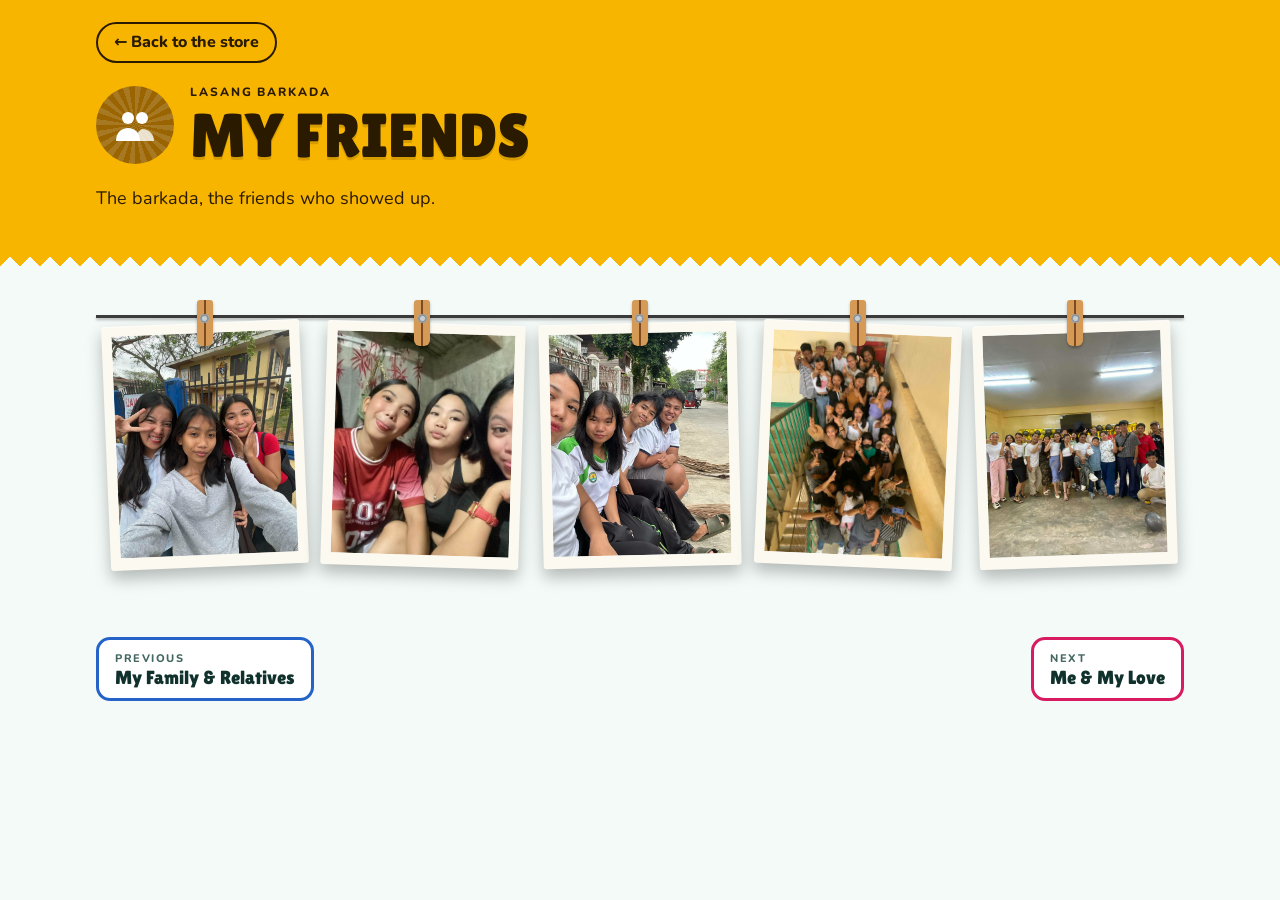
<file: my_friends.html>
<!doctype html>
<html lang="en">
<head>
<meta charset="utf-8">
<meta name="viewport" content="width=device-width, initial-scale=1">
<title>My Friends | Tindahan ng mga Alaala</title>
<link rel="preconnect" href="https://fonts.googleapis.com">
<link rel="stylesheet" href="https://fonts.googleapis.com/css2?family=Caveat:wght@600&family=Lilita+One&family=Nunito:wght@400;600;800&display=swap">
<link rel="stylesheet" href="style.css">
<script>try{if(sessionStorage.getItem('mm'))document.documentElement.classList.add('arriving')}catch(e){}</script>
</head>
<body class="memory" style="--c:#f7b500;--cd:#9a6400;--t:#2a1b00">

<header class="pg-head">
  <div class="wrap">
    <a class="back" href="index.html" data-back="friends">&larr; Back to the store</a>
    <div class="pg-titlerow">
      <span class="pg-icon" data-icon="friends"></span>
      <div>
        <p class="flavor">Lasang Barkada</p>
        <h1>My Friends</h1>
      </div>
    </div>
    <p class="intro"><!-- EDIT: your own introduction --> The barkada, the friends who showed up.</p>
  </div>
</header>

<main class="pg-body">
  <div class="wrap">
    <div class="rack photos ">
      <div class="cell"><div class="hang" style="--amp:1.8deg;--dur:5.4s;--d:-0.0s"><i class="clip"></i>
        <figure class="polaroid" style="--rot:-2.4deg">
          <div class="frame"><img src="My%20Friends/08bddd2b-6451-4c24-be01-c2ddb8508289%20(1).jpg" alt="Friends photo 1" loading="lazy"><div class="miss"><span>No photo yet</span><small>My Friends/08bddd2b-6451-4c24-be01-c2ddb8508289 (1).jpg</small></div></div>
          <figcaption></figcaption>
        </figure></div></div>
      <div class="cell"><div class="hang" style="--amp:1.3deg;--dur:6.3s;--d:-1.1s"><i class="clip"></i>
        <figure class="polaroid" style="--rot:1.8deg">
          <div class="frame"><img src="My%20Friends/3a728136-824d-4d00-94a7-118a33f73eed.jpg" alt="Friends photo 2" loading="lazy"><div class="miss"><span>No photo yet</span><small>My Friends/3a728136-824d-4d00-94a7-118a33f73eed.jpg</small></div></div>
          <figcaption></figcaption>
        </figure></div></div>
      <div class="cell"><div class="hang" style="--amp:2.1deg;--dur:4.9s;--d:-2.2s"><i class="clip"></i>
        <figure class="polaroid" style="--rot:-1.3deg">
          <div class="frame"><img src="My%20Friends/8cae6046-445b-4060-9839-8455b353f4d3.jpg" alt="Friends photo 3" loading="lazy"><div class="miss"><span>No photo yet</span><small>My Friends/8cae6046-445b-4060-9839-8455b353f4d3.jpg</small></div></div>
          <figcaption></figcaption>
        </figure></div></div>
      <div class="cell"><div class="hang" style="--amp:1.5deg;--dur:5.8s;--d:-3.3s"><i class="clip"></i>
        <figure class="polaroid" style="--rot:2.5deg">
          <div class="frame"><img src="My%20Friends/cdef6eef-4e0c-446a-b8ad-abbc91283603.jpg" alt="Friends photo 4" loading="lazy"><div class="miss"><span>No photo yet</span><small>My Friends/cdef6eef-4e0c-446a-b8ad-abbc91283603.jpg</small></div></div>
          <figcaption></figcaption>
        </figure></div></div>
      <div class="cell"><div class="hang" style="--amp:1.9deg;--dur:6.6s;--d:-4.4s"><i class="clip"></i>
        <figure class="polaroid" style="--rot:-1.9deg">
          <div class="frame"><img src="My%20Friends/e85ae7b5-e15c-4802-9dd1-0e93b25c76bc.jpg" alt="Friends photo 5" loading="lazy"><div class="miss"><span>No photo yet</span><small>My Friends/e85ae7b5-e15c-4802-9dd1-0e93b25c76bc.jpg</small></div></div>
          <figcaption></figcaption>
        </figure></div></div>
    </div>
  </div>
</main>

<nav class="pg-nav wrap" aria-label="More memories">
  <a class="nx" href="family_relatives.html" data-go="family" style="--c:#2563c9;--t:#ffffff"><small>Previous</small><span>My Family &amp; Relatives</span></a>
  <a class="nx" href="me_and_my_love.html" data-go="love" style="--c:#d81b60;--t:#ffffff"><small>Next</small><span>Me &amp; My Love</span></a>
</nav>

<script src="script.js"></script>
</body>
</html>
</file>
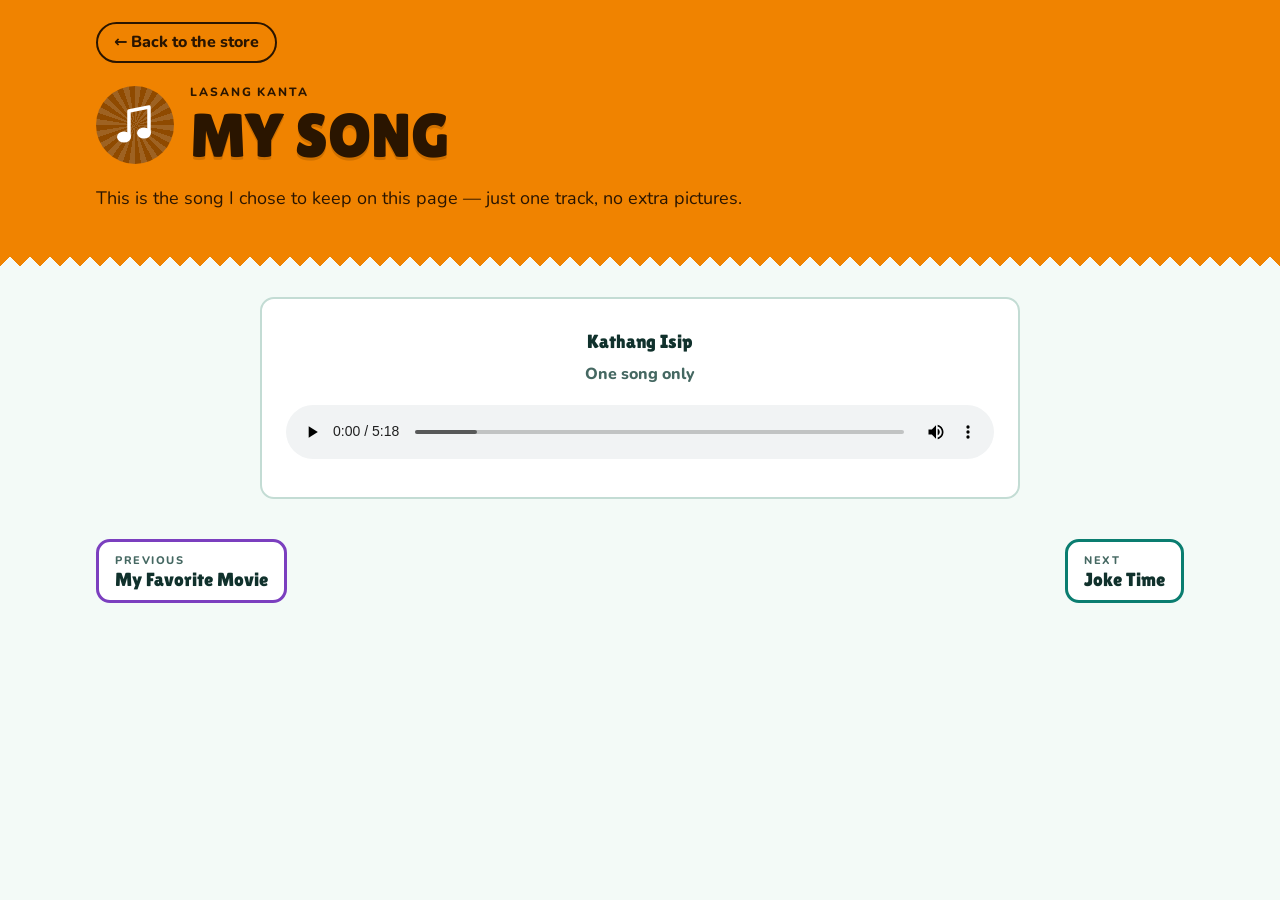
<file: my_song.html>
<!doctype html>
<html lang="en">
<head>
<meta charset="utf-8">
<meta name="viewport" content="width=device-width, initial-scale=1">
<title>My Song | Tindahan ng mga Alaala</title>
<link rel="preconnect" href="https://fonts.googleapis.com">
<link rel="stylesheet" href="https://fonts.googleapis.com/css2?family=Caveat:wght@600&family=Lilita+One&family=Nunito:wght@400;600;800&display=swap">
<link rel="stylesheet" href="style.css">
<script>try{if(sessionStorage.getItem('mm'))document.documentElement.classList.add('arriving')}catch(e){}</script>
</head>
<body class="memory" style="--c:#f08300;--cd:#8f4a00;--t:#2a1500">

<header class="pg-head">
  <div class="wrap">
    <a class="back" href="index.html" data-back="song">&larr; Back to the store</a>
    <div class="pg-titlerow">
      <span class="pg-icon" data-icon="note"></span>
      <div>
        <p class="flavor">Lasang Kanta</p>
        <h1>My Song</h1>
      </div>
    </div>
    <p class="intro">This is the song I chose to keep on this page — just one track, no extra pictures.</p>
  </div>
</header>

<main class="pg-body">
  <div class="wrap">
    <article class="music-page">
      <div class="card music-card">
        <h3 class="big">Kathang Isip</h3>
        <p class="meta">One song only</p>
        <audio class="music-player" controls preload="auto">
          <source src="My Song/Kathang Isip.mp3" type="audio/mpeg">
          Your browser does not support the audio tag.
        </audio>
      </div>
    </article>
  </div>
</main>

<nav class="pg-nav wrap" aria-label="More memories">
  <a class="nx" href="my_favorite_movie.html" data-go="movie" style="--c:#7b3fbf;--t:#ffffff"><small>Previous</small><span>My Favorite Movie</span></a>
  <a class="nx" href="joke_time.html" data-go="jokes" style="--c:#0a7d70;--t:#ffffff"><small>Next</small><span>Joke Time</span></a>
</nav>

<script src="script.js"></script>
</body>
</html>
</file>
<file: style.css>
/* =====================================================
   Tindahan ng mga Alaala  |  shared styles for all 9 pages
   Idea: a sari-sari store front. Snack packs hang from a wire
   with clothespins. Each pack opens one memory page.
   ===================================================== */

:root{
  --wall:#c4e8df; --wall-2:#b0dcd0; --ink:#10312c; --muted:#456862;
  --paper:#f3faf7; --card:#ffffff; --line:#c3dcd4;
  --board:#ffd23f; --board-ink:#b3261e; --sign-shadow:#c9961a;
  --awn-a:#d9392f; --awn-b:#fff7ea;
  --wood-l:#d49a56; --wood:#b9783c; --wood-d:#7d4a22;
  --wire:#3b3b3b; --chalk:#1f3b36; --chalk-ink:#f2f6f3;
  --polaroid:#fcf9f1; --polaroid-ink:#2a2118; --slot-bg:#e4efe9;
  --focus:#1f5fd0;
  --display:'Lilita One','Nunito',system-ui,sans-serif;
  --body:'Nunito',system-ui,-apple-system,'Segoe UI',sans-serif;
  --hand:'Caveat','Segoe Script',cursive;
  color-scheme:light;
}
@media (prefers-color-scheme: dark){
  :root{
    --wall:#0e2a2e; --wall-2:#133338; --ink:#e6f4ef; --muted:#9bbdb5;
    --paper:#0f2023; --card:#16303a; --line:#27454d;
    --awn-b:#e9dcc6; --wood-l:#8c5a2c; --wood:#744a25; --wood-d:#4a2e15;
    --wire:#c9d3d0; --chalk:#0b1b1d; --slot-bg:#1c3a40; --focus:#8bb8ff;
    color-scheme:dark;
  }
}

*{box-sizing:border-box}
[hidden]{display:none!important}
html{-webkit-text-size-adjust:100%}
body{margin:0;background:var(--wall);color:var(--ink);font:400 16px/1.55 var(--body);-webkit-font-smoothing:antialiased}
img,video{max-width:100%}
a{color:inherit}
h1,h2,h3{font-family:var(--display);font-weight:400;text-wrap:balance;margin:0}
button{font:inherit;color:inherit;cursor:pointer}
:focus-visible{outline:3px solid var(--focus);outline-offset:3px}
.wrap{max-width:1120px;margin-inline:auto;padding-left:max(16px,env(safe-area-inset-left,0px));padding-right:max(16px,env(safe-area-inset-right,0px))}
.f2{fill:var(--cd)} .s2{stroke:var(--cd)}
html.arriving body{visibility:hidden}

/* ---------- Store front (index.html) ---------- */
body.store{background-image:repeating-linear-gradient(0deg,transparent 0 71px,var(--wall-2) 71px 72px)}
.signwrap{padding-top:26px}
.sign{position:relative;margin-inline:auto;width:fit-content;max-width:100%;background:var(--board);border:6px solid var(--board-ink);border-radius:14px;padding:12px clamp(16px,4vw,34px) 14px;text-align:center;box-shadow:0 7px 0 var(--sign-shadow),0 16px 26px #0003;color:#3b2400}
.sign small{display:block;font-weight:800;letter-spacing:.3em;font-size:12px;text-transform:uppercase;color:var(--board-ink)}
.sign h1{font-size:clamp(34px,7.4vw,68px);line-height:.95;color:var(--board-ink);text-shadow:3px 3px 0 #fff9;margin:4px 0 2px}
.sign p{margin:6px 0 0;font-weight:800;font-size:13px;color:#4b2a00}
.bukas{position:absolute;right:-10px;top:-18px;rotate:9deg;background:#d9392f;color:#fff;border:3px solid #fff;border-radius:999px;padding:5px 12px;font:400 15px/1 var(--display);letter-spacing:.04em;box-shadow:0 3px 0 #0003}
.awning-wrap{margin-top:22px;filter:drop-shadow(0 7px 4px #0004)}
.awning{height:70px;background:repeating-linear-gradient(90deg,var(--awn-a) 0 48px,var(--awn-b) 48px 96px);
  -webkit-mask:linear-gradient(#000 0 0) top/100% calc(100% - 24px) no-repeat,radial-gradient(circle at 24px 0,#000 23.5px,#0000 24px) bottom/48px 24px repeat-x;
  mask:linear-gradient(#000 0 0) top/100% calc(100% - 24px) no-repeat,radial-gradient(circle at 24px 0,#000 23.5px,#0000 24px) bottom/48px 24px repeat-x}
.shelf{position:relative;padding-top:8px}
.shelf::before{content:"";position:absolute;inset:0 0 auto;height:70px;background:linear-gradient(#0000002e,#0000);pointer-events:none}

/* wire + hanging things (used on the store and on the photo pages) */
.rack{position:relative;display:grid;grid-template-columns:repeat(4,1fr)}
.cell{position:relative;padding:0 10px 30px}
.cell::before{content:"";position:absolute;left:0;right:0;top:18px;height:3px;background:var(--wire);box-shadow:0 2px 3px #0004}
.hang{position:relative;padding-top:26px;transform-origin:50% 19px;animation:sway var(--dur,5.5s) ease-in-out var(--d,0s) infinite}
@keyframes sway{0%,100%{rotate:calc(var(--amp,1.8deg) * -1)}50%{rotate:var(--amp,1.8deg)}}
.hang:has(.pack:hover),.hang:has(.pack:focus-visible){animation-play-state:paused}
.clip{position:absolute;top:3px;left:50%;width:16px;height:46px;margin-left:-8px;border-radius:3px 3px 6px 6px;z-index:3;pointer-events:none;
  background:linear-gradient(90deg,var(--wood-l) 0 46%,var(--wood-d) 46% 54%,var(--wood-l) 54%);box-shadow:0 2px 3px #0004}
.clip::after{content:"";position:absolute;left:50%;top:14px;width:9px;height:9px;margin-left:-4.5px;border-radius:50%;background:#c9ced1;box-shadow:inset 0 0 0 2px #8e959a}

/* snack pack */
.pack{position:relative;display:block;width:min(100%,180px);height:var(--h,238px);margin:0 auto;text-decoration:none;
  filter:drop-shadow(0 9px 6px #0004);transition:transform .25s cubic-bezier(.3,1.4,.5,1)}
.pack:hover{transform:translateY(4px) scale(1.045)}
.pack.gone{visibility:hidden}
.pack-body{position:absolute;inset:0;display:flex;flex-direction:column;align-items:center;gap:9px;padding:24px 10px 22px;text-align:center;color:var(--t);
  background:linear-gradient(90deg,#ffffff30 0,#ffffff00 22%,#0000001a 88%,#00000030 100%),var(--c);
  -webkit-mask:linear-gradient(#000 0 0) 0 7px/100% calc(100% - 14px) no-repeat,conic-gradient(from 135deg at top,#0000,#000 1deg 89deg,#0000 90deg) top/14px 7px repeat-x,conic-gradient(from -45deg at bottom,#0000,#000 1deg 89deg,#0000 90deg) bottom/14px 7px repeat-x;
  mask:linear-gradient(#000 0 0) 0 7px/100% calc(100% - 14px) no-repeat,conic-gradient(from 135deg at top,#0000,#000 1deg 89deg,#0000 90deg) top/14px 7px repeat-x,conic-gradient(from -45deg at bottom,#0000,#000 1deg 89deg,#0000 90deg) bottom/14px 7px repeat-x}
.p-flavor{display:block;font-weight:800;font-size:11px;letter-spacing:.12em;text-transform:uppercase;line-height:1.2}
.p-burst{display:grid;place-items:center;width:78px;height:78px;border-radius:50%;color:#fff;
  background:repeating-conic-gradient(#ffffff22 0 9deg,#0000 9deg 18deg),var(--cd)}
.p-burst svg{width:46px;height:46px}
.p-title{display:block;font:400 22px/1 var(--display);text-transform:uppercase;text-shadow:0 2px 0 #0003;margin-top:2px}
.p-net{display:block;margin-top:auto;font-weight:800;font-size:10px;letter-spacing:.1em;text-transform:uppercase;padding:3px 9px;border-radius:999px;background:#0000002b}

.counter{margin-top:6px;padding:26px 0 calc(34px + env(safe-area-inset-bottom,0px));background:linear-gradient(var(--wood-l),var(--wood));border-top:9px solid var(--wood-d)}
.chalk{max-width:480px;margin-inline:auto;rotate:-1deg;text-align:center;background:var(--chalk);color:var(--chalk-ink);border:7px solid var(--wood-d);border-radius:8px;padding:12px 18px 14px;box-shadow:0 8px 14px #0004}
.chalk b{display:block;font:600 30px/1.05 var(--hand)}
.chalk span{display:block;font:600 22px/1.15 var(--hand);opacity:.85;margin-top:4px}

/* ---------- Memory pages ---------- */
body.memory{background:var(--paper)}
.pg-head{background:var(--c);color:var(--t);padding-block:22px 54px;
  -webkit-mask:linear-gradient(#000 0 0) top/100% calc(100% - 10px) no-repeat,conic-gradient(from -45deg at bottom,#0000,#000 1deg 89deg,#0000 90deg) bottom/20px 10px repeat-x;
  mask:linear-gradient(#000 0 0) top/100% calc(100% - 10px) no-repeat,conic-gradient(from -45deg at bottom,#0000,#000 1deg 89deg,#0000 90deg) bottom/20px 10px repeat-x}
.back{display:inline-block;text-decoration:none;border:2px solid currentColor;border-radius:999px;padding:6px 16px;font-weight:800}
.back:hover{background:#00000020}
.pg-titlerow{display:flex;gap:16px;align-items:center;flex-wrap:wrap;margin-top:20px}
.pg-icon{display:grid;place-items:center;width:78px;height:78px;border-radius:50%;color:#fff;background:repeating-conic-gradient(#ffffff22 0 9deg,#0000 9deg 18deg),var(--cd)}
.pg-icon svg{width:48px;height:48px}
.flavor{margin:0 0 4px;font-weight:800;font-size:12px;letter-spacing:.16em;text-transform:uppercase}
.pg-head h1{font-size:clamp(34px,7vw,62px);line-height:1;text-transform:uppercase;text-shadow:0 3px 0 #0002}
.intro{max-width:62ch;margin:18px 0 0;font-size:18px}
.pg-body{padding-block:30px 40px}
.pg-body h2{display:inline-block;font-size:28px;line-height:1.1;border-bottom:5px solid var(--c);padding-bottom:3px;margin:0 0 18px}
.pg-body section+section{margin-top:40px}
.card{background:var(--card);border:2px solid var(--line);border-radius:14px;padding:20px 22px}

/* polaroids on the wire */
.photos{grid-template-columns:repeat(auto-fit,minmax(min(100%,172px),1fr))}
.photos.three{max-width:780px;margin-inline:auto}
.polaroid{position:relative;margin:0 auto;width:100%;max-width:220px;rotate:var(--rot,0deg);background:var(--polaroid);color:var(--polaroid-ink);padding:10px 10px 12px;box-shadow:0 8px 16px #0004,0 1px 0 #fff8 inset;border-radius:3px}
.frame{position:relative;aspect-ratio:4/5;background:var(--slot-bg);overflow:hidden}
.frame img{display:block;width:100%;height:100%;object-fit:cover;cursor:zoom-in}
.polaroid figcaption{margin:10px 2px 0;font:600 21px/1.1 var(--hand);text-align:center;overflow-wrap:anywhere}
.polaroid figcaption:empty{display:none}
.miss{display:none;position:absolute;inset:0;flex-direction:column;align-items:center;justify-content:center;gap:6px;padding:10px;text-align:center;color:#456862;font-weight:800;font-size:14px}
.miss small{font-weight:600;font-size:11px;overflow-wrap:anywhere}
.polaroid.missing .miss{display:flex}
.polaroid.missing img{display:none}

/* video screen */
.screen{max-width:860px;margin-inline:auto;aspect-ratio:16/9;background:#0b0f10;border:9px solid var(--cd);border-radius:18px;overflow:hidden;box-shadow:0 12px 24px #0004}
.screen video{display:block;width:100%;height:100%;object-fit:contain;background:#000}
.screen-notice{display:grid;place-items:center;padding:24px;color:#fff;text-align:center;font-weight:800}

/* tabs (movie and song pages) */
.tabs{display:flex;flex-wrap:wrap;gap:10px;margin:0 0 26px}
.tabs button{border:3px solid var(--c);background:var(--card);color:var(--ink);border-radius:999px;padding:7px 18px;font-weight:800}
.tabs button[aria-selected="true"]{background:var(--c);color:var(--t)}
.tabs button:hover{background:color-mix(in srgb,var(--c) 25%,var(--card))}
.tabs button[aria-selected="true"]:hover{background:var(--c)}
.tabpanel>*+*{margin-top:34px}
.tabpanel h3.big{font-size:clamp(28px,5vw,40px);line-height:1.05;margin:0 0 6px}
.meta{margin:0;font-weight:800;color:var(--muted)}
.prose{max-width:68ch;font-size:18px;margin:0}
.music-page{max-width:760px;margin:0 auto}
.music-card{padding:28px 24px 30px;text-align:center}
.music-card h3.big{margin:0 0 6px}
.music-player{width:100%;margin-top:18px}
.cast-row{display:grid;grid-template-columns:minmax(0,1fr) minmax(0,1fr);gap:16px;padding:10px 0;border-bottom:1px dashed var(--line)}
.cast-row.hd{font-weight:800;font-size:12px;letter-spacing:.14em;text-transform:uppercase;color:var(--muted)}
.chars{display:grid;grid-template-columns:repeat(auto-fit,minmax(min(100%,230px),1fr));gap:16px}
.chars .card h4{font:400 22px/1.1 var(--display);margin:0 0 6px}
.chars .card p{margin:0}

/* food */
.dish h2{display:block;border:0;font-size:clamp(28px,5vw,40px);line-height:1.05;padding:0;margin:0 0 6px}
.food-grid{display:grid;gap:26px}
.dish-card{background:var(--card);border:2px solid var(--line);border-radius:14px;padding:22px}
.dish-card h2{display:block;border:0;font-size:clamp(24px,4vw,34px);line-height:1.1;padding:0;margin:0 0 6px}
.cols{display:grid;grid-template-columns:minmax(0,1fr) minmax(0,1.5fr);gap:24px}
.ing{list-style:none;margin:0;padding:0}
.ing li{padding:9px 0;border-bottom:1px dashed var(--line)}
.steps{list-style:none;counter-reset:s;margin:0;padding:0;display:grid;gap:14px}
.steps li{counter-increment:s;display:grid;grid-template-columns:36px minmax(0,1fr);gap:12px;align-items:start}
.steps li::before{content:counter(s);display:grid;place-items:center;width:36px;height:36px;border-radius:50%;background:var(--c);color:var(--t);font:400 19px/1 var(--display)}

/* jokes as receipts */
.jokes{display:grid;grid-template-columns:repeat(auto-fit,minmax(min(100%,300px),1fr));gap:26px}
.receipt-wrap{filter:drop-shadow(0 6px 5px #0003)}
.receipt{background:var(--card);padding:16px 18px 30px;
  -webkit-mask:linear-gradient(#000 0 0) top/100% calc(100% - 9px) no-repeat,conic-gradient(from -45deg at bottom,#0000,#000 1deg 89deg,#0000 90deg) bottom/18px 9px repeat-x;
  mask:linear-gradient(#000 0 0) top/100% calc(100% - 9px) no-repeat,conic-gradient(from -45deg at bottom,#0000,#000 1deg 89deg,#0000 90deg) bottom/18px 9px repeat-x}
.rc-head{display:flex;justify-content:space-between;gap:10px;font-weight:800;font-size:12px;letter-spacing:.14em;text-transform:uppercase;color:var(--muted);padding-bottom:10px;border-bottom:2px dashed var(--line);margin-bottom:12px}
.q{font-weight:800;font-size:19px;line-height:1.3;margin:0}
.reveal{margin-top:14px;border:2px solid var(--ink);background:var(--c);color:var(--t);border-radius:999px;padding:6px 16px;font-weight:800}
.ans{margin:14px 0 0;padding:10px 12px;border-radius:10px;font:400 22px/1.2 var(--display);background:color-mix(in srgb,var(--c) 20%,transparent)}
html.js .joke:not(.open) .ans{display:none}
.joke.open .reveal{display:none}

/* previous / next */
.pg-nav{display:flex;flex-wrap:wrap;gap:14px;justify-content:space-between;padding-bottom:calc(64px + env(safe-area-inset-bottom,0px))}
.nx{display:block;min-width:0;max-width:100%;text-decoration:none;border:3px solid var(--c);background:var(--card);color:var(--ink);border-radius:14px;padding:10px 16px;font-weight:800}
.nx small{display:block;font-size:11px;letter-spacing:.14em;text-transform:uppercase;color:var(--muted)}
.nx span{display:block;font:400 19px/1.1 var(--display)}
.nx:hover{background:var(--c);color:var(--t)}
.nx:hover small{color:inherit}

/* ---------- Morph overlay + lightbox (created by script.js) ---------- */
#morph{position:fixed;inset:0;z-index:100;background:var(--c);color:var(--t);display:grid;place-items:center}
.mo-inner{display:flex;flex-direction:column;align-items:center;gap:14px;text-align:center;padding:20px}
.mo-inner .p-burst{width:110px;height:110px}
.mo-inner .p-burst svg{width:66px;height:66px}
.mo-inner b{font:400 clamp(30px,7vw,54px)/1 var(--display);text-transform:uppercase}
#lb{position:fixed;inset:0;z-index:90;display:grid;place-items:center;background:#000d;padding:16px}
#lb img{max-width:94vw;max-height:86vh;border:8px solid var(--polaroid);border-radius:3px;background:var(--polaroid)}
#lb button{position:absolute;top:calc(12px + env(safe-area-inset-top,0px));right:calc(12px + env(safe-area-inset-right,0px));border:0;border-radius:999px;background:#fff;color:#111;font-weight:800;padding:8px 16px}

@media (max-width:860px){
  .rack{grid-template-columns:repeat(2,1fr)}
  .cols{grid-template-columns:minmax(0,1fr)}
}
@media (max-width:520px){
  .pack{width:min(100%,168px)}
  .p-title{font-size:20px}
  .cast-row{grid-template-columns:minmax(0,1fr)}
  .cast-row.hd{display:none}
}
@media (prefers-reduced-motion:reduce){
  .hang{animation:none}
  .pack{transition:none}
}
</file>
